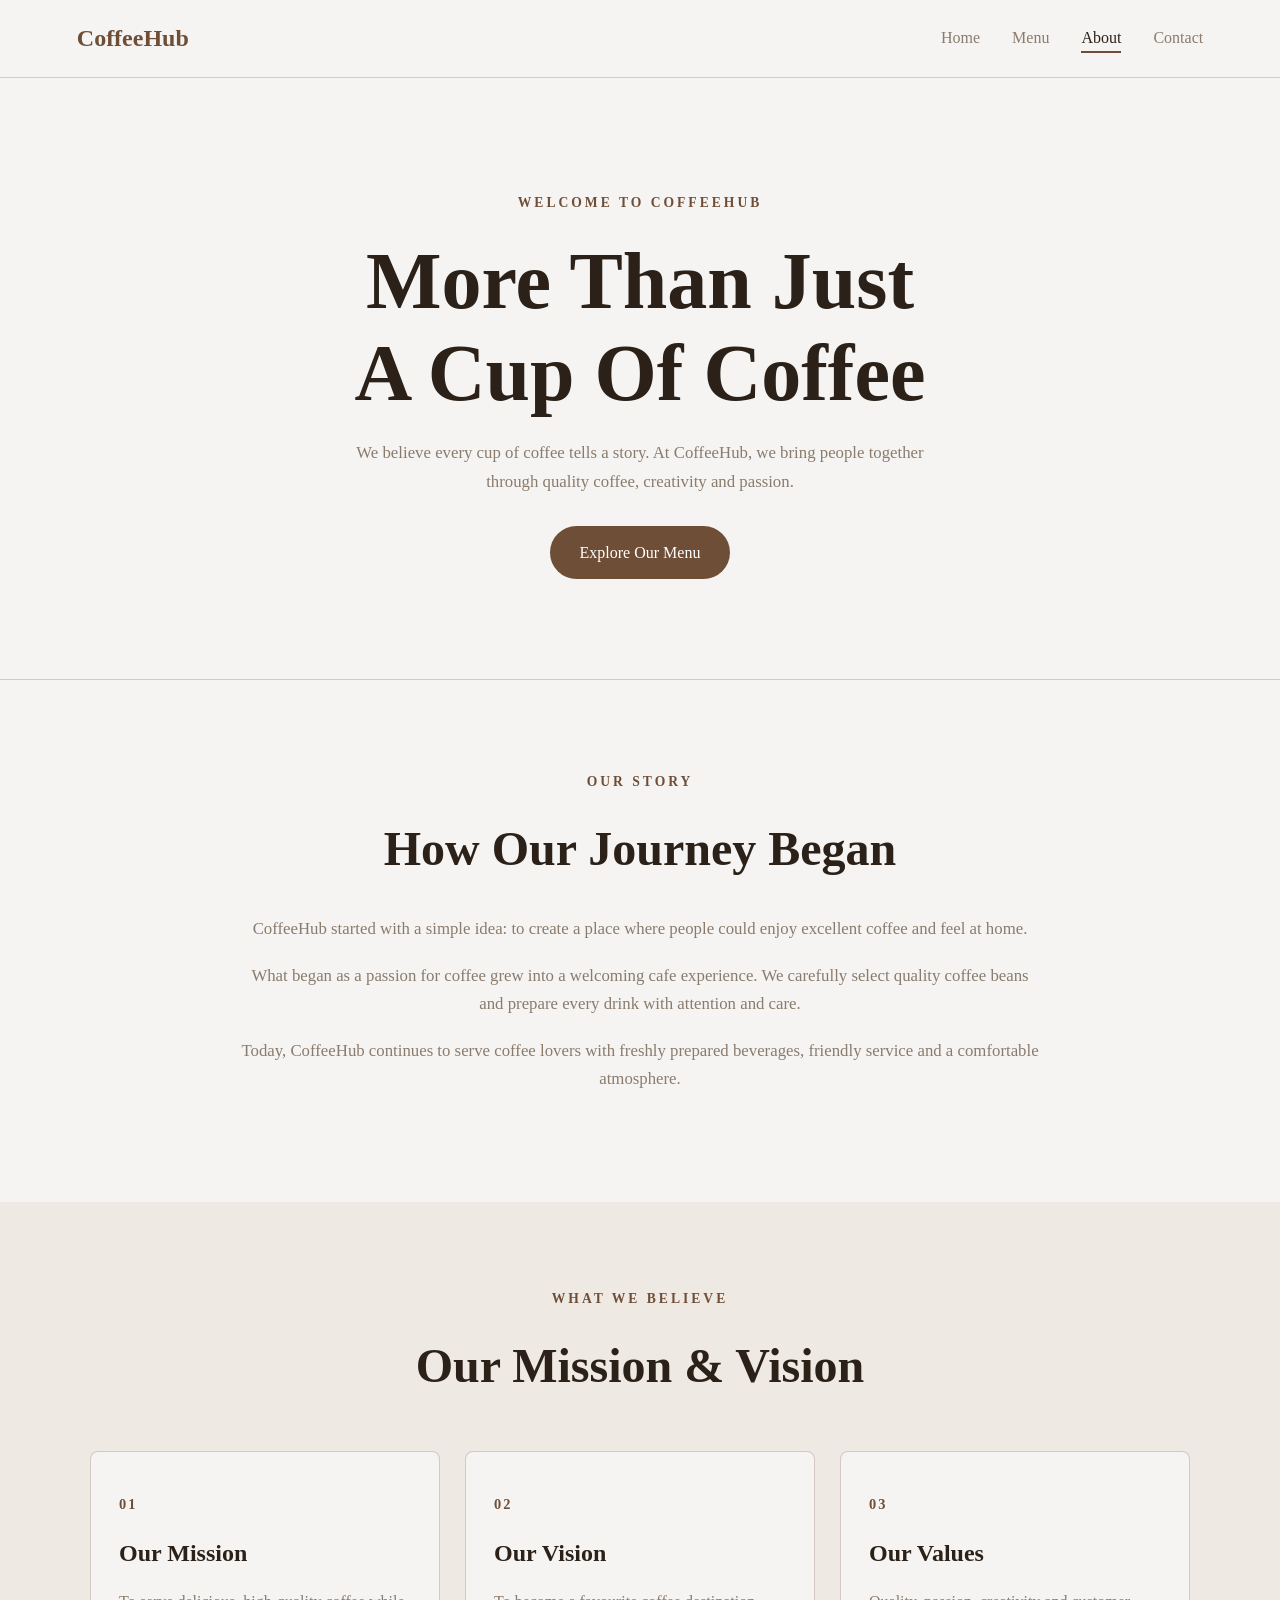
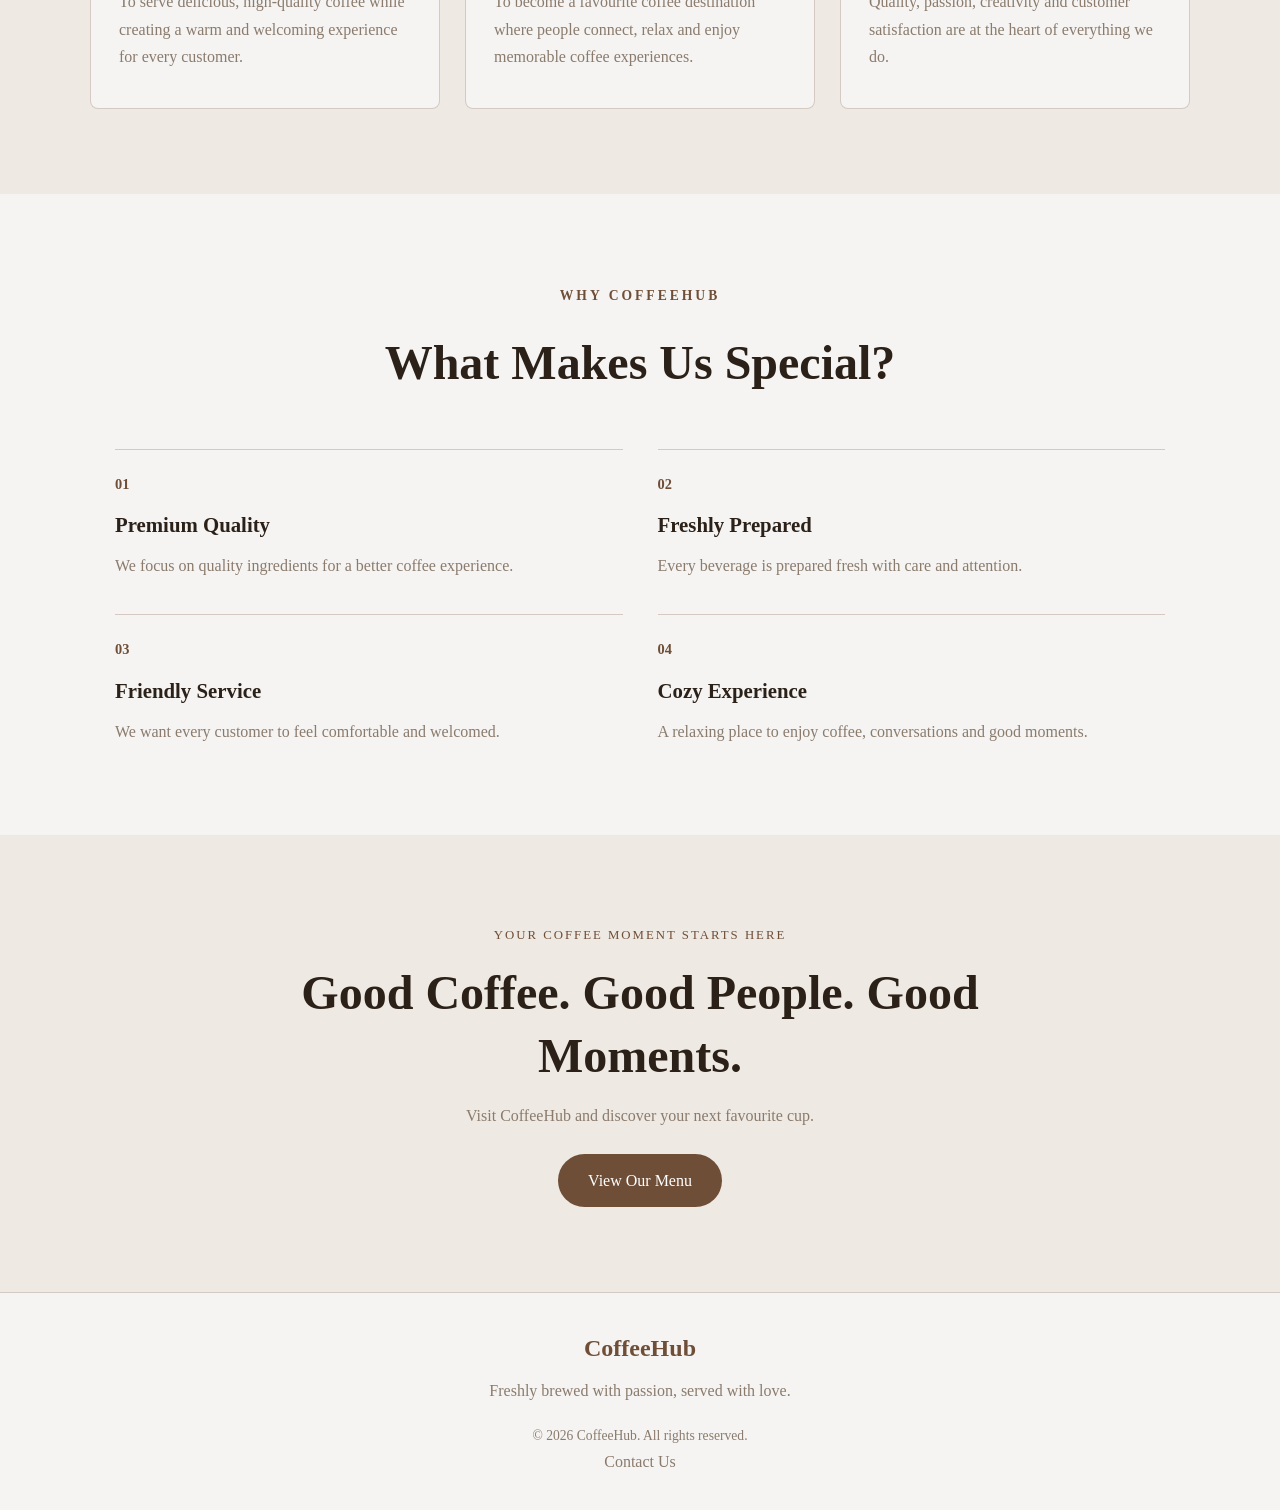
<file: about.html>
<!DOCTYPE html>
<html lang="en">

<head>
    <meta charset="UTF-8">
    <meta name="viewport" content="width=device-width, initial-scale=1.0">

    <title>About Us | CoffeeHub</title>

    <link rel="stylesheet" href="about.css">
</head>

<body>

    <!-- Navigation Bar -->
    <header class="topbar">

        <a href="index.html" class="wordmark">CoffeeHub</a>

        <nav aria-label="Main navigation">
            <a href="index.html">Home</a>
            <a href="menu.html">Menu</a>
            <a href="about.html" class="current">About</a>
            <a href="contact.html">Contact</a>
        </nav>

    </header>

    <!-- About Hero Section -->
    <section class="about-hero">

        <span class="small-heading">WELCOME TO COFFEEHUB</span>

        <h1>More Than Just<br> A Cup Of Coffee</h1>

        <p>
            We believe every cup of coffee tells a story.
            At CoffeeHub, we bring people together through
            quality coffee, creativity and passion.
        </p>

        <a href="menu.html" class="about-btn">Explore Our Menu</a>

    </section>

    <!-- Our Story -->
    <main>

        <section class="story-section">

            <div class="section-label">OUR STORY</div>

            <h2>How Our Journey Began</h2>

            <p>
                CoffeeHub started with a simple idea: to create
                a place where people could enjoy excellent coffee
                and feel at home.
            </p>

            <p>
                What began as a passion for coffee grew into
                a welcoming cafe experience. We carefully select
                quality coffee beans and prepare every drink
                with attention and care.
            </p>

            <p>
                Today, CoffeeHub continues to serve coffee lovers
                with freshly prepared beverages, friendly service
                and a comfortable atmosphere.
            </p>

        </section>

        <!-- Mission and Vision -->
        <section class="values-section">

            <div class="section-label">WHAT WE BELIEVE</div>

            <h2>Our Mission & Vision</h2>

            <div class="values-grid">

                <div class="value-card">
                    <span class="value-number">01</span>

                    <h3>Our Mission</h3>

                    <p>
                        To serve delicious, high-quality coffee
                        while creating a warm and welcoming
                        experience for every customer.
                    </p>
                </div>

                <div class="value-card">
                    <span class="value-number">02</span>

                    <h3>Our Vision</h3>

                    <p>
                        To become a favourite coffee destination
                        where people connect, relax and enjoy
                        memorable coffee experiences.
                    </p>
                </div>

                <div class="value-card">
                    <span class="value-number">03</span>

                    <h3>Our Values</h3>

                    <p>
                        Quality, passion, creativity and customer
                        satisfaction are at the heart of everything
                        we do.
                    </p>
                </div>

            </div>

        </section>

        <!-- Why Choose Us -->
        <section class="why-section">

            <div class="section-label">WHY COFFEEHUB</div>

            <h2>What Makes Us Special?</h2>

            <div class="why-grid">

                <div class="why-item">
                    <span>01</span>
                    <h3>Premium Quality</h3>
                    <p>
                        We focus on quality ingredients
                        for a better coffee experience.
                    </p>
                </div>

                <div class="why-item">
                    <span>02</span>
                    <h3>Freshly Prepared</h3>
                    <p>
                        Every beverage is prepared fresh
                        with care and attention.
                    </p>
                </div>

                <div class="why-item">
                    <span>03</span>
                    <h3>Friendly Service</h3>
                    <p>
                        We want every customer to feel
                        comfortable and welcomed.
                    </p>
                </div>

                <div class="why-item">
                    <span>04</span>
                    <h3>Cozy Experience</h3>
                    <p>
                        A relaxing place to enjoy coffee,
                        conversations and good moments.
                    </p>
                </div>

            </div>

        </section>

        <!-- Call To Action -->
        <section class="about-cta">

            <span>YOUR COFFEE MOMENT STARTS HERE</span>

            <h2>Good Coffee. Good People. Good Moments.</h2>

            <p>
                Visit CoffeeHub and discover your next favourite cup.
            </p>

            <a href="menu.html" class="about-btn">View Our Menu</a>

        </section>

    </main>

    <!-- Footer -->
    <footer id="contact">

        <a href="index.html" class="footer-brand">CoffeeHub</a>

        <p>Freshly brewed with passion, served with love.</p>

        <p class="copyright">
            &copy; 2026 CoffeeHub. All rights reserved.
        </p>

        <p>
            <a href="contact.html">Contact Us</a>
        </p>

    </footer>

    <script src="about.js"></script>

</body>
</html>
</file>
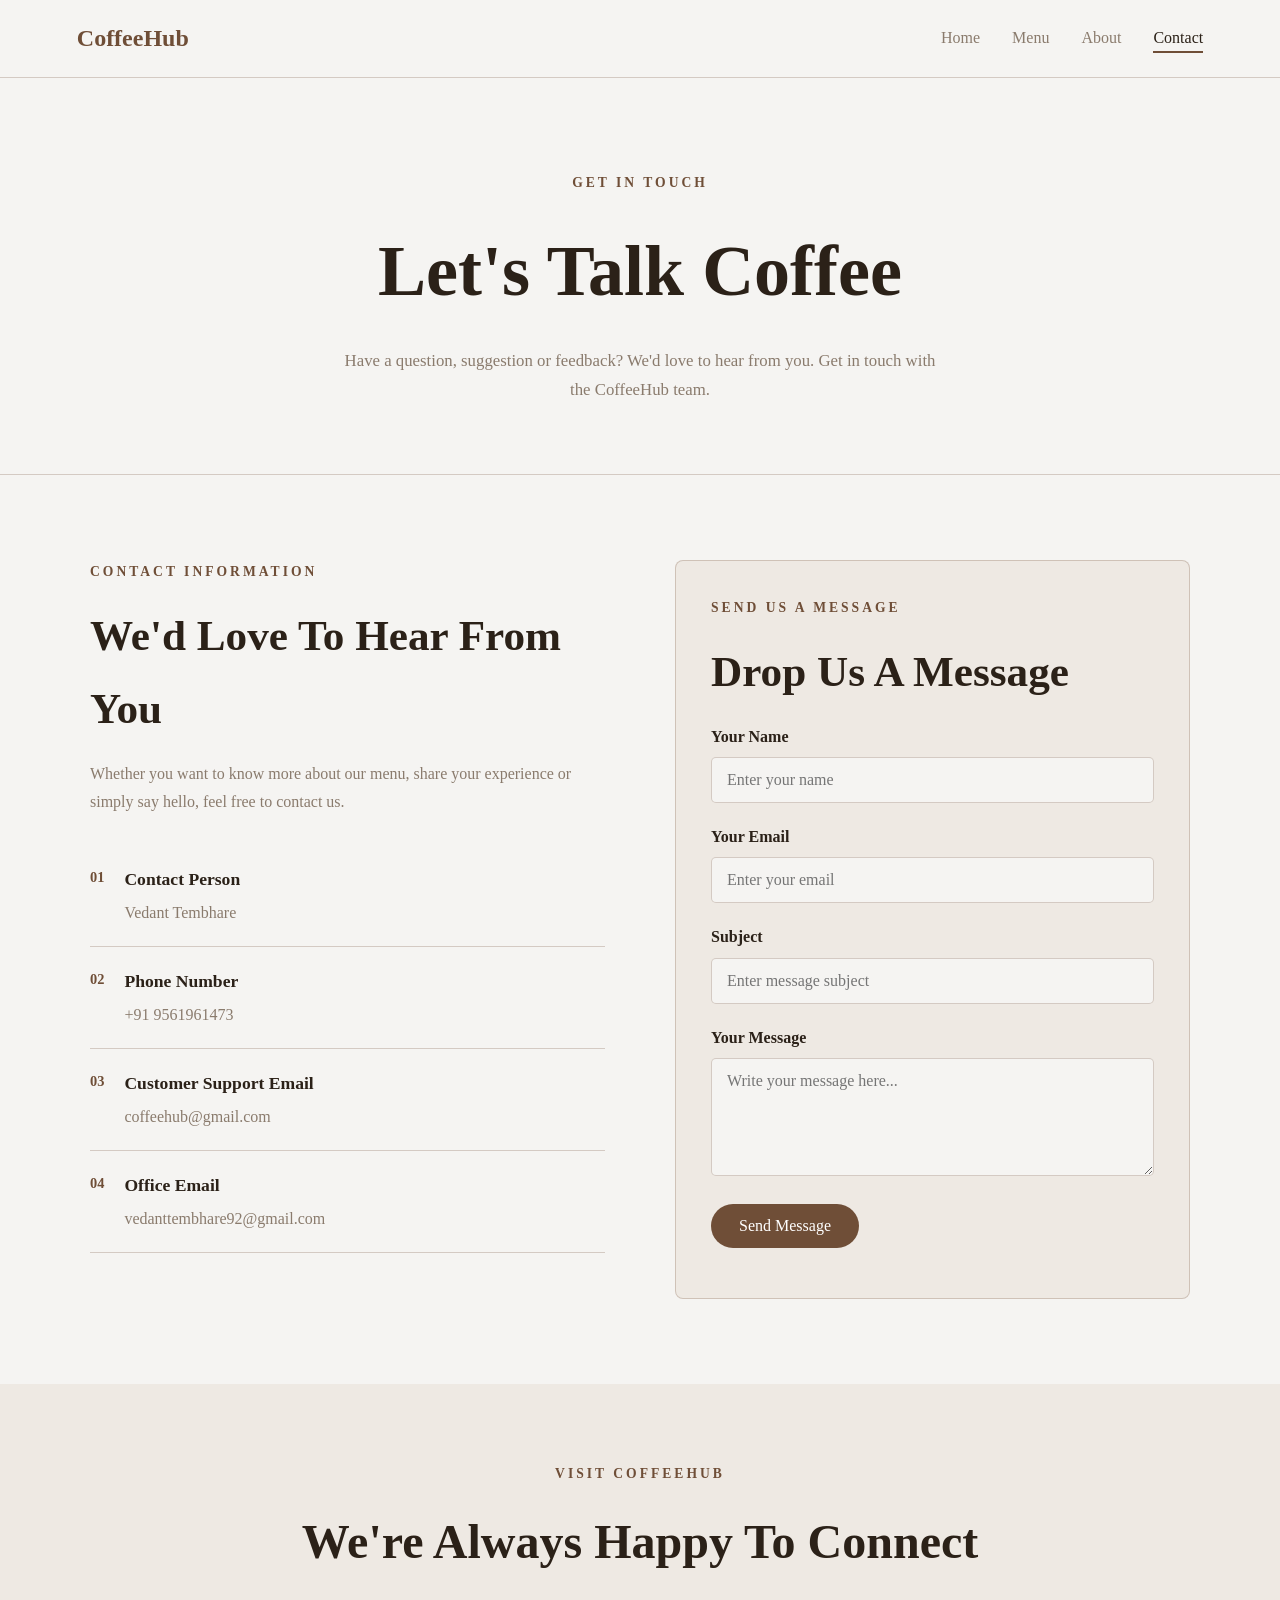
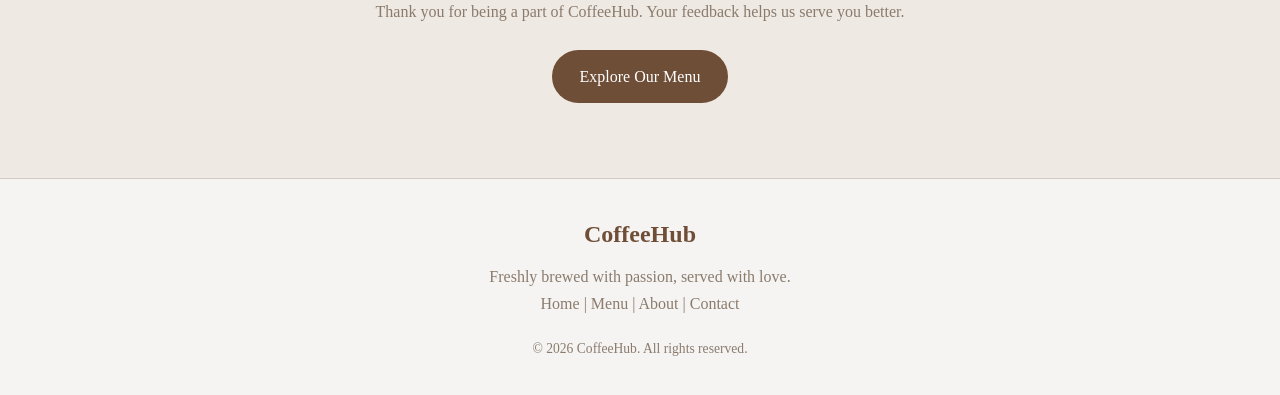
<file: contact.html>
<!DOCTYPE html>
<html lang="en">

<head>
    <meta charset="UTF-8">
    <meta name="viewport" content="width=device-width, initial-scale=1.0">

    <title>Contact Us | CoffeeHub</title>

    <link rel="stylesheet" href="contact.css">
</head>

<body>

    <!-- Navigation Bar -->
    <header class="topbar">

        <a href="index.html" class="wordmark">CoffeeHub</a>

        <nav aria-label="Main navigation">
            <a href="index.html">Home</a>
            <a href="menu.html">Menu</a>
            <a href="about.html">About</a>
            <a href="contact.html" class="current">Contact</a>
        </nav>

    </header>

    <!-- Contact Hero -->
    <section class="contact-hero">

        <span class="small-heading">GET IN TOUCH</span>

        <h1>Let's Talk Coffee</h1>

        <p>
            Have a question, suggestion or feedback?
            We'd love to hear from you.
            Get in touch with the CoffeeHub team.
        </p>

    </section>

    <main class="contact-container">

        <!-- Contact Information -->
        <section class="contact-info">

            <div class="section-label">CONTACT INFORMATION</div>

            <h2>We'd Love To Hear From You</h2>

            <p class="info-description">
                Whether you want to know more about our menu,
                share your experience or simply say hello,
                feel free to contact us.
            </p>

            <div class="info-card">

                <span class="info-number">01</span>

                <div>
                    <h3>Contact Person</h3>
                    <p>Vedant Tembhare</p>
                </div>

            </div>

            <div class="info-card">

                <span class="info-number">02</span>

                <div>
                    <h3>Phone Number</h3>
                    <a href="tel:+919561961473">+91 9561961473</a>
                </div>

            </div>

            <div class="info-card">

                <span class="info-number">03</span>

                <div>
                    <h3>Customer Support Email</h3>
                    <a href="mailto:coffeehub@gmail.com">
                        coffeehub@gmail.com
                    </a>
                </div>

            </div>

            <div class="info-card">

                <span class="info-number">04</span>

                <div>
                    <h3>Office Email</h3>
                    <a href="mailto:vedanttembhare92@gmail.com">
                        vedanttembhare92@gmail.com
                    </a>
                </div>

            </div>

        </section>

        <!-- Contact Form -->
        <section class="contact-form-section">

            <div class="section-label">SEND US A MESSAGE</div>

            <h2>Drop Us A Message</h2>

            <form id="contactForm">

                <div class="form-group">

                    <label for="name">Your Name</label>

                    <input
                        type="text"
                        id="name"
                        placeholder="Enter your name"
                        required
                    >

                </div>

                <div class="form-group">

                    <label for="email">Your Email</label>

                    <input
                        type="email"
                        id="email"
                        placeholder="Enter your email"
                        required
                    >

                </div>

                <div class="form-group">

                    <label for="subject">Subject</label>

                    <input
                        type="text"
                        id="subject"
                        placeholder="Enter message subject"
                        required
                    >

                </div>

                <div class="form-group">

                    <label for="message">Your Message</label>

                    <textarea
                        id="message"
                        rows="5"
                        placeholder="Write your message here..."
                        required
                    ></textarea>

                </div>

                <button type="submit" class="submit-btn">
                    Send Message
                </button>

                <p id="form-status" aria-live="polite"></p>

            </form>

        </section>

    </main>

    <!-- Business Section -->
    <section class="business-section">

        <span class="section-label">VISIT COFFEEHUB</span>

        <h2>We're Always Happy To Connect</h2>

        <p>
            Thank you for being a part of CoffeeHub.
            Your feedback helps us serve you better.
        </p>

        <a href="menu.html" class="contact-btn">
            Explore Our Menu
        </a>

    </section>

    <!-- Footer -->
    <footer>

        <a href="index.html" class="footer-brand">CoffeeHub</a>

        <p>Freshly brewed with passion, served with love.</p>

        <p>
            <a href="index.html">Home</a> |
            <a href="menu.html">Menu</a> |
            <a href="about.html">About</a> |
            <a href="contact.html">Contact</a>
        </p>

        <p class="copyright">
            &copy; 2026 CoffeeHub. All rights reserved.
        </p>

    </footer>

    <script src="contact.js"></script>

</body>
</html>
</file>
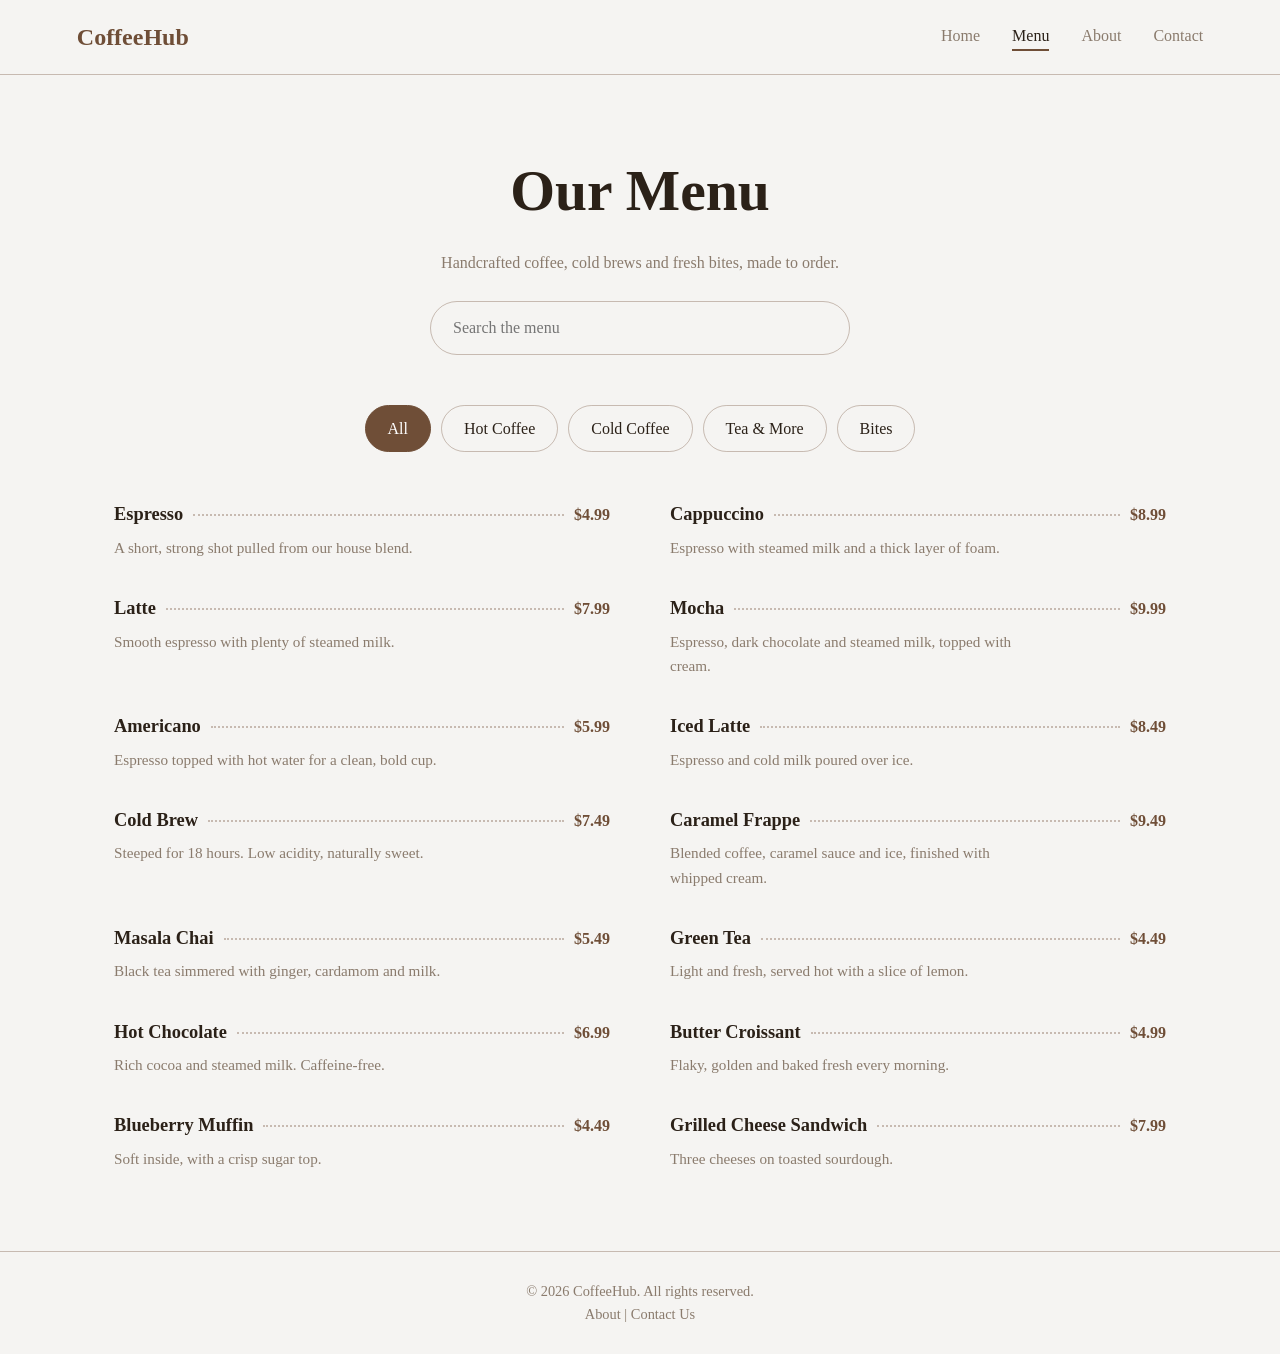
<file: menu.html>
<!DOCTYPE html>
<html lang="en">

<head>
    <meta charset="UTF-8">
    <meta name="viewport" content="width=device-width, initial-scale=1.0">
    <title>Menu | CoffeeHub</title>
    <link rel="stylesheet" href="menu.css">
</head>

<body>

    <!-- Navigation Bar -->
    <header class="topbar">

        <a href="index.html" class="wordmark">CoffeeHub</a>

        <nav aria-label="Main">
            <a href="index.html">Home</a>
            <a href="menu.html" class="current">Menu</a>
            <a href="about.html">About</a>
            <a href="contact.html">Contact</a>
        </nav>

    </header>

    <!-- Menu Hero -->
    <section class="menu-hero">

        <h1>Our Menu</h1>

        <p>Handcrafted coffee, cold brews and fresh bites, made to order.</p>

        <div class="menu-search">
            <input type="search" id="menuSearch" placeholder="Search the menu" aria-label="Search the menu">
        </div>

    </section>

    <!-- Menu Items -->
    <main class="menu-page">

        <div class="filter-bar" role="group" aria-label="Menu categories">

            <button class="filter-btn active" data-filter="all">All</button>
            <button class="filter-btn" data-filter="hot">Hot Coffee</button>
            <button class="filter-btn" data-filter="cold">Cold Coffee</button>
            <button class="filter-btn" data-filter="tea">Tea &amp; More</button>
            <button class="filter-btn" data-filter="bites">Bites</button>

        </div>

        <div class="menu-list">

            <article class="menu-item" data-category="hot">
                <div class="item-top"><h3>Espresso</h3><span class="leader"></span><span class="price">$4.99</span></div>
                <p>A short, strong shot pulled from our house blend.</p>
            </article>

            <article class="menu-item" data-category="hot">
                <div class="item-top"><h3>Cappuccino</h3><span class="leader"></span><span class="price">$8.99</span></div>
                <p>Espresso with steamed milk and a thick layer of foam.</p>
            </article>

            <article class="menu-item" data-category="hot">
                <div class="item-top"><h3>Latte</h3><span class="leader"></span><span class="price">$7.99</span></div>
                <p>Smooth espresso with plenty of steamed milk.</p>
            </article>

            <article class="menu-item" data-category="hot">
                <div class="item-top"><h3>Mocha</h3><span class="leader"></span><span class="price">$9.99</span></div>
                <p>Espresso, dark chocolate and steamed milk, topped with cream.</p>
            </article>

            <article class="menu-item" data-category="hot">
                <div class="item-top"><h3>Americano</h3><span class="leader"></span><span class="price">$5.99</span></div>
                <p>Espresso topped with hot water for a clean, bold cup.</p>
            </article>

            <article class="menu-item" data-category="cold">
                <div class="item-top"><h3>Iced Latte</h3><span class="leader"></span><span class="price">$8.49</span></div>
                <p>Espresso and cold milk poured over ice.</p>
            </article>

            <article class="menu-item" data-category="cold">
                <div class="item-top"><h3>Cold Brew</h3><span class="leader"></span><span class="price">$7.49</span></div>
                <p>Steeped for 18 hours. Low acidity, naturally sweet.</p>
            </article>

            <article class="menu-item" data-category="cold">
                <div class="item-top"><h3>Caramel Frappe</h3><span class="leader"></span><span class="price">$9.49</span></div>
                <p>Blended coffee, caramel sauce and ice, finished with whipped cream.</p>
            </article>

            <article class="menu-item" data-category="tea">
                <div class="item-top"><h3>Masala Chai</h3><span class="leader"></span><span class="price">$5.49</span></div>
                <p>Black tea simmered with ginger, cardamom and milk.</p>
            </article>

            <article class="menu-item" data-category="tea">
                <div class="item-top"><h3>Green Tea</h3><span class="leader"></span><span class="price">$4.49</span></div>
                <p>Light and fresh, served hot with a slice of lemon.</p>
            </article>

            <article class="menu-item" data-category="tea">
                <div class="item-top"><h3>Hot Chocolate</h3><span class="leader"></span><span class="price">$6.99</span></div>
                <p>Rich cocoa and steamed milk. Caffeine-free.</p>
            </article>

            <article class="menu-item" data-category="bites">
                <div class="item-top"><h3>Butter Croissant</h3><span class="leader"></span><span class="price">$4.99</span></div>
                <p>Flaky, golden and baked fresh every morning.</p>
            </article>

            <article class="menu-item" data-category="bites">
                <div class="item-top"><h3>Blueberry Muffin</h3><span class="leader"></span><span class="price">$4.49</span></div>
                <p>Soft inside, with a crisp sugar top.</p>
            </article>

            <article class="menu-item" data-category="bites">
                <div class="item-top"><h3>Grilled Cheese Sandwich</h3><span class="leader"></span><span class="price">$7.99</span></div>
                <p>Three cheeses on toasted sourdough.</p>
            </article>

        </div>

        <p class="no-results" id="noResults" hidden>
            No items match your search. Try another name or pick a different category.
        </p>

    </main>

    <!-- Footer -->
    <footer>
        <p>&copy; 2026 CoffeeHub. All rights reserved.</p>
        <p>
            <a href="about.html">About</a> |
            <a href="contact.html">Contact Us</a>
        </p>
    </footer>

    <script src="menu.js"></script>

</body>
</html>
</file>
<file: about.css>
/* ABOUT PAGE STYLING */

:root {
    --accent: #6f4e37;
    --bg: #f5f4f2;
    --text: #2b2118;
    --muted: #8a7b6d;
    --line: rgba(111, 78, 55, 0.25);
    --serif: Georgia, "Times New Roman", serif;
}

* {
    box-sizing: border-box;
    margin: 0;
    padding: 0;
}

html {
    scroll-behavior: smooth;
}

body {
    background: var(--bg);
    color: var(--text);
    font-family: var(--serif);
    line-height: 1.7;
}

a {
    color: inherit;
    text-decoration: none;
}


/* NAVIGATION */

.topbar {
    display: flex;
    align-items: center;
    justify-content: space-between;
    flex-wrap: wrap;
    gap: 12px 30px;
    padding: 18px 6%;
    border-bottom: 1px solid var(--line);
}

.wordmark {
    font-size: 1.5rem;
    font-weight: 700;
    color: var(--accent);
}

.topbar nav {
    display: flex;
    flex-wrap: wrap;
    gap: 8px 32px;
}

.topbar nav a {
    color: var(--muted);
    transition: color 0.2s;
}

.topbar nav a:hover,
.topbar nav a.current {
    color: var(--text);
}

.topbar nav a.current {
    border-bottom: 2px solid var(--accent);
}


/* HERO SECTION */

.about-hero {
    text-align: center;
    padding: 110px 20px 100px;
    border-bottom: 1px solid var(--line);
}

.small-heading,
.section-label {
    color: var(--accent);
    font-size: 0.85rem;
    font-weight: bold;
    letter-spacing: 3px;
}

.about-hero h1 {
    font-size: clamp(2.8rem, 7vw, 5rem);
    line-height: 1.15;
    margin: 20px 0;
}

.about-hero p {
    max-width: 620px;
    margin: 0 auto 30px;
    color: var(--muted);
    font-size: 1.05rem;
}

.about-btn {
    display: inline-block;
    background: var(--accent);
    color: white;
    padding: 13px 30px;
    border-radius: 999px;
    transition: 0.3s;
}

.about-btn:hover {
    background: var(--text);
    transform: translateY(-3px);
}


/* STORY SECTION */

.story-section {
    max-width: 850px;
    margin: auto;
    padding: 90px 25px;
    text-align: center;
}

.story-section h2,
.values-section h2,
.why-section h2 {
    font-size: clamp(2rem, 4vw, 3rem);
    margin: 15px 0 25px;
}

.story-section p {
    color: var(--muted);
    margin-bottom: 18px;
    font-size: 1.05rem;
}


/* MISSION AND VISION */

.values-section {
    padding: 85px 6%;
    text-align: center;
    background: #eee9e3;
}

.values-grid {
    max-width: 1100px;
    margin: 45px auto 0;
    display: grid;
    grid-template-columns: repeat(3, 1fr);
    gap: 25px;
}

.value-card {
    background: var(--bg);
    padding: 38px 28px;
    border: 1px solid var(--line);
    border-radius: 8px;
    text-align: left;
    transition: transform 0.3s;
}

.value-card:hover {
    transform: translateY(-6px);
}

.value-number {
    color: var(--accent);
    font-size: 0.9rem;
    font-weight: bold;
    letter-spacing: 2px;
}

.value-card h3 {
    font-size: 1.5rem;
    margin: 15px 0;
}

.value-card p {
    color: var(--muted);
}


/* WHY CHOOSE US */

.why-section {
    max-width: 1100px;
    margin: auto;
    padding: 90px 25px;
    text-align: center;
}

.why-grid {
    display: grid;
    grid-template-columns: repeat(2, 1fr);
    gap: 35px;
    margin-top: 45px;
    text-align: left;
}

.why-item {
    border-top: 1px solid var(--line);
    padding-top: 20px;
}

.why-item span {
    color: var(--accent);
    font-size: 0.9rem;
    font-weight: bold;
}

.why-item h3 {
    font-size: 1.3rem;
    margin: 10px 0;
}

.why-item p {
    color: var(--muted);
}


/* CALL TO ACTION */

.about-cta {
    text-align: center;
    background: #eee9e3;
    padding: 85px 20px;
}

.about-cta span {
    color: var(--accent);
    font-size: 0.8rem;
    letter-spacing: 2px;
}

.about-cta h2 {
    font-size: clamp(2rem, 4vw, 3rem);
    max-width: 750px;
    margin: 15px auto;
    line-height: 1.3;
}

.about-cta p {
    color: var(--muted);
    margin-bottom: 25px;
}


/* FOOTER */

footer {
    text-align: center;
    padding: 35px 20px;
    border-top: 1px solid var(--line);
    color: var(--muted);
}

.footer-brand {
    display: inline-block;
    font-size: 1.5rem;
    font-weight: bold;
    color: var(--accent);
    margin-bottom: 8px;
}

.copyright {
    margin-top: 20px;
    font-size: 0.85rem;
}


/* MOBILE RESPONSIVE */

@media (max-width: 800px) {

    .topbar {
        justify-content: center;
        text-align: center;
    }

    .topbar nav {
        justify-content: center;
        gap: 12px 20px;
    }

    .about-hero {
        padding: 75px 20px;
    }

    .values-grid {
        grid-template-columns: 1fr;
    }

    .why-grid {
        grid-template-columns: 1fr;
    }

    .story-section {
        padding: 65px 22px;
    }

    .values-section,
    .why-section {
        padding: 65px 22px;
    }

}
</file>
<file: contact.css>
/* CONTACT PAGE STYLING */

:root {
    --accent: #6f4e37;
    --bg: #f5f4f2;
    --text: #2b2118;
    --muted: #8a7b6d;
    --line: rgba(111, 78, 55, 0.25);
    --serif: Georgia, "Times New Roman", serif;
}

* {
    box-sizing: border-box;
    margin: 0;
    padding: 0;
}

html {
    scroll-behavior: smooth;
}

body {
    background: var(--bg);
    color: var(--text);
    font-family: var(--serif);
    line-height: 1.7;
}

a {
    color: inherit;
    text-decoration: none;
}


/* NAVIGATION */

.topbar {
    display: flex;
    align-items: center;
    justify-content: space-between;
    flex-wrap: wrap;
    gap: 12px 30px;
    padding: 18px 6%;
    border-bottom: 1px solid var(--line);
}

.wordmark {
    font-size: 1.5rem;
    font-weight: 700;
    color: var(--accent);
}

.topbar nav {
    display: flex;
    flex-wrap: wrap;
    gap: 8px 32px;
}

.topbar nav a {
    color: var(--muted);
    transition: color 0.2s;
}

.topbar nav a:hover,
.topbar nav a.current {
    color: var(--text);
}

.topbar nav a.current {
    border-bottom: 2px solid var(--accent);
}


/* HERO */

.contact-hero {
    text-align: center;
    padding: 90px 20px 70px;
    border-bottom: 1px solid var(--line);
}

.small-heading,
.section-label {
    color: var(--accent);
    font-size: 0.85rem;
    font-weight: bold;
    letter-spacing: 3px;
}

.contact-hero h1 {
    font-size: clamp(2.8rem, 7vw, 4.5rem);
    margin: 15px 0;
}

.contact-hero p {
    max-width: 600px;
    margin: auto;
    color: var(--muted);
    font-size: 1.05rem;
}


/* MAIN CONTACT AREA */

.contact-container {
    max-width: 1150px;
    margin: auto;
    padding: 85px 25px;
    display: grid;
    grid-template-columns: 1fr 1fr;
    gap: 70px;
}

.contact-info h2,
.contact-form-section h2 {
    font-size: clamp(2rem, 4vw, 2.7rem);
    margin: 15px 0;
}

.info-description {
    color: var(--muted);
    margin-bottom: 30px;
}


/* CONTACT INFORMATION */

.info-card {
    display: flex;
    align-items: flex-start;
    gap: 20px;
    padding: 20px 0;
    border-bottom: 1px solid var(--line);
}

.info-number {
    color: var(--accent);
    font-weight: bold;
    font-size: 0.9rem;
}

.info-card h3 {
    font-size: 1.1rem;
    margin-bottom: 4px;
}

.info-card p,
.info-card a {
    color: var(--muted);
    overflow-wrap: anywhere;
}

.info-card a:hover {
    color: var(--accent);
}


/* CONTACT FORM */

.contact-form-section {
    background: #eee9e3;
    padding: 35px;
    border: 1px solid var(--line);
    border-radius: 8px;
}

.form-group {
    margin-bottom: 20px;
}

.form-group label {
    display: block;
    margin-bottom: 7px;
    font-weight: bold;
}

.form-group input,
.form-group textarea {
    width: 100%;
    padding: 13px 15px;
    border: 1px solid var(--line);
    border-radius: 5px;
    background: var(--bg);
    color: var(--text);
    font-family: inherit;
    font-size: 1rem;
    outline: none;
}

.form-group input:focus,
.form-group textarea:focus {
    border-color: var(--accent);
}

.form-group textarea {
    resize: vertical;
}

.submit-btn,
.contact-btn {
    display: inline-block;
    border: none;
    border-radius: 999px;
    background: var(--accent);
    color: white;
    padding: 13px 28px;
    font-family: inherit;
    font-size: 1rem;
    cursor: pointer;
    transition: 0.3s;
}

.submit-btn:hover,
.contact-btn:hover {
    background: var(--text);
    transform: translateY(-3px);
}

#form-status {
    margin-top: 15px;
    color: var(--accent);
    font-size: 0.95rem;
}


/* BUSINESS SECTION */

.business-section {
    background: #eee9e3;
    padding: 75px 20px;
    text-align: center;
}

.business-section h2 {
    font-size: clamp(2rem, 4vw, 3rem);
    max-width: 700px;
    margin: 15px auto;
}

.business-section p {
    color: var(--muted);
    margin-bottom: 25px;
}


/* FOOTER */

footer {
    text-align: center;
    padding: 35px 20px;
    border-top: 1px solid var(--line);
    color: var(--muted);
}

.footer-brand {
    display: inline-block;
    font-size: 1.5rem;
    font-weight: bold;
    color: var(--accent);
    margin-bottom: 8px;
}

.copyright {
    margin-top: 20px;
    font-size: 0.85rem;
}


/* MOBILE RESPONSIVE */

@media (max-width: 850px) {

    .contact-container {
        grid-template-columns: 1fr;
        gap: 45px;
    }

}

@media (max-width: 600px) {

    .topbar {
        justify-content: center;
        text-align: center;
    }

    .topbar nav {
        justify-content: center;
        gap: 12px 20px;
    }

    .contact-hero {
        padding: 65px 20px;
    }

    .contact-container {
        padding: 60px 20px;
    }

    .contact-form-section {
        padding: 25px 18px;
    }

}
</file>
<file: menu.css>
/* menu.css: everything the menu page needs. No other stylesheet required. */

:root {
    --accent: #6f4e37;
    --bg: #f5f4f2;
    --text: #2b2118;
    --muted: #8a7b6d;
    --line: rgba(111, 78, 55, 0.35);
    --serif: Georgia, "Times New Roman", serif;
}

* { box-sizing: border-box; margin: 0; padding: 0; }

body {
    background: var(--bg);
    color: var(--text);
    font-family: var(--serif);
    line-height: 1.6;
}

a { color: inherit; text-decoration: none; }
:focus-visible { outline: 2px solid var(--accent); outline-offset: 3px; }

/* ---------- Top bar ---------- */
.topbar {
    display: flex;
    align-items: center;
    justify-content: space-between;
    flex-wrap: wrap;
    gap: 12px 30px;
    padding: 18px 6%;
    border-bottom: 1px solid var(--line);
}

.wordmark { font-size: 1.5rem; font-weight: 700; color: var(--accent); }

.topbar nav { display: flex; flex-wrap: wrap; gap: 8px 32px; }

.topbar nav a { color: var(--muted); transition: color 0.2s; }
.topbar nav a:hover,
.topbar nav a.current { color: var(--text); }
.topbar nav a.current { border-bottom: 2px solid var(--accent); }

/* ---------- Page header ---------- */
.menu-hero { text-align: center; padding: 70px 20px 30px; }

.menu-hero h1 { font-size: clamp(2.4rem, 6vw, 3.6rem); margin-bottom: 12px; }

.menu-hero p { color: var(--muted); max-width: 52ch; margin: 0 auto 26px; }

.menu-search input {
    width: min(100%, 420px);
    padding: 13px 22px;
    border: 1px solid var(--line);
    border-radius: 999px;
    background: transparent;
    color: var(--text);
    font: inherit;
}

/* ---------- Filter tabs ---------- */
.menu-page { max-width: 1100px; margin: 0 auto; padding: 20px 24px 80px; }

.filter-bar {
    display: flex;
    flex-wrap: wrap;
    justify-content: center;
    gap: 10px;
    margin-bottom: 48px;
}

.filter-btn {
    padding: 10px 22px;
    border: 1px solid var(--line);
    border-radius: 999px;
    background: transparent;
    color: var(--text);
    font: inherit;
    cursor: pointer;
    transition: background 0.2s, color 0.2s;
}

.filter-btn:hover { background: rgba(111, 78, 55, 0.08); }
.filter-btn.active { background: var(--accent); border-color: var(--accent); color: #fff; }

/* ---------- Menu items ---------- */
.menu-list {
    display: grid;
    grid-template-columns: repeat(2, 1fr);
    gap: 34px 60px;
}

.menu-item[hidden], .no-results[hidden] { display: none; }

.item-top { display: flex; align-items: baseline; gap: 10px; }
.item-top h3 { font-size: 1.15rem; }

.leader {
    flex: 1;
    min-width: 20px;
    border-bottom: 2px dotted var(--line);
    transform: translateY(-4px);
}

.price { font-weight: 700; color: var(--accent); white-space: nowrap; }

.menu-item p { margin-top: 6px; color: var(--muted); font-size: 0.95rem; max-width: 46ch; }

.no-results { text-align: center; color: var(--muted); margin-top: 30px; }

/* ---------- Footer ---------- */
footer {
    text-align: center;
    padding: 28px 20px;
    border-top: 1px solid var(--line);
    color: var(--muted);
    font-size: 0.9rem;
}

/* ---------- Mobile ---------- */
@media (max-width: 800px) {
    .menu-list { grid-template-columns: 1fr; gap: 28px; }
    .menu-hero { padding-top: 50px; }
}
</file>
